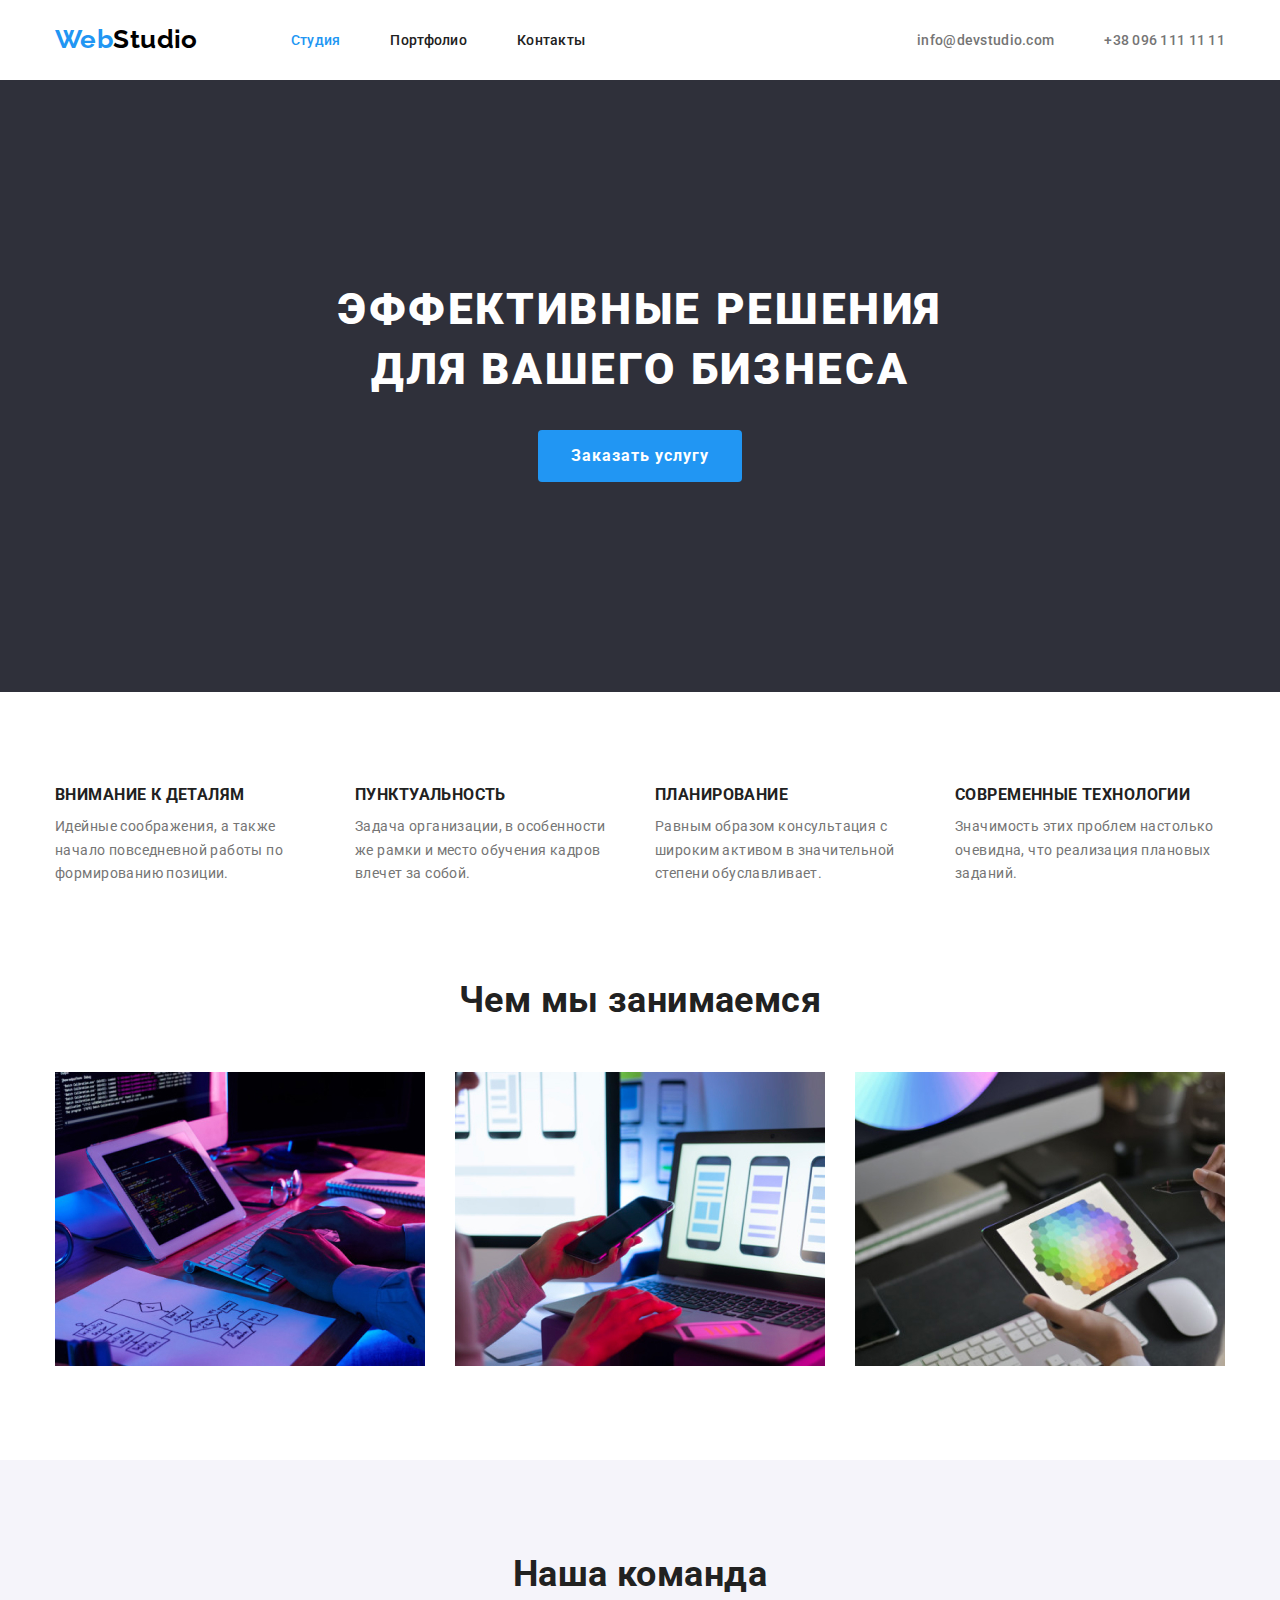
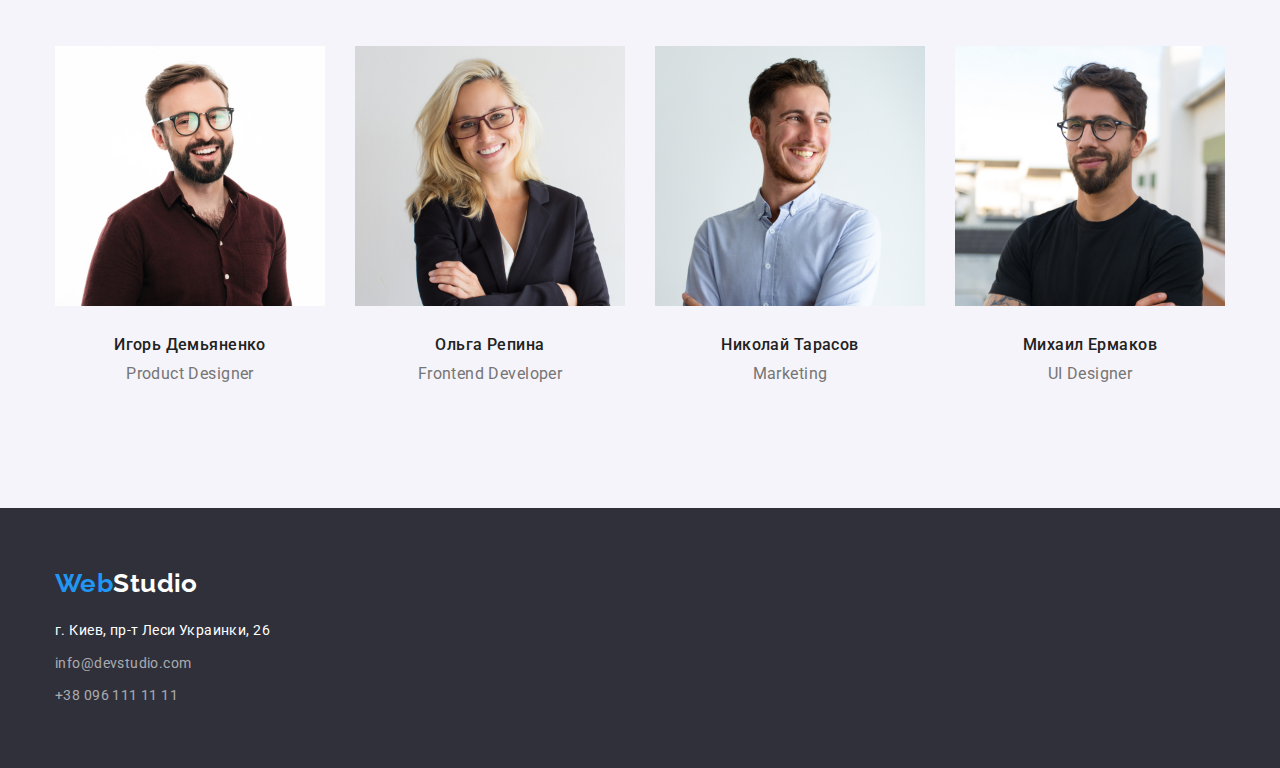
<file: index.html>
<!DOCTYPE html>
<html lang="ru">
<head>
    <meta charset="UTF-8">
    <meta name="viewport" content="width=device-width, initial-scale=1.0">
    <title>Web Studio1</title>
    <link rel="preconnect" href="https://fonts.gstatic.com">
    <link href="https://fonts.googleapis.com/css2?family=Raleway:wght@700&family=Roboto:wght@400;500;700;900&display=swap" rel="stylesheet">
    <link rel="stylesheet" href="https://cdnjs.cloudflare.com/ajax/libs/modern-normalize/1.0.0/modern-normalize.min.css">
    <link rel="stylesheet" href="./css/styles.css">
</head>
<body>
    <!--Шапка-->
    <header class="header">
        <!--Навигация-->
        <div class="container">
        <nav class="main-navigation">
        <a href="./index.html" lang="en" class="logo"> Web<span class="first-studio">Studio</span> </a>
       
        <ul class="site-nav list">
            <li class="nav-item"> <a href="./index.html" class="link current"> Студия </a> </li>
            <li class="nav-item"> <a href="./portfolio.html" class="link"> Портфолио </a> </li>
            <li class="nav-item"> <a href="/" class="link"> Контакты  </a> </li>
        </ul> 
        <!--Контакты-->
        <ul class="contacts list">
            <li class="item">
            <a href="mailto:info@devstudio.com" class="contact-link">info@devstudio.com</a>
            </li>

            <li class="item">
            <a href="tel:+380961111111" class="contact-link">+38 096 111 11 11</a>
            </li>
        </ul>
       </nav>
        </div>
        </header>
    </header>
    
    <!--Main info-->
    <main>
    <!--Hero (Первая секция)-->
         <section class="hero">
            <div class="container">
            <h1 class="hero-title">Эффективные решения <br> для вашего бизнеса</h1>

            <button type="button" class="order">Заказать услугу</button>
        </div>
        </section>

    <!--Вторая секция-->
    <section class="section feature">
        <div class="container">
        <h2 hidden>Вторая секция</h2>
        <ul class="feature-list list">
            <li class="item">
                <h3 class="feature-title">Внимание к деталям</h3>
                <p class="text">Идейные соображения, а также  начало повседневной работы по  формированию позиции.</p>
            </li>

            <li class="item">
                <h3 class="feature-title">Пунктуальность</h3>
                <p class="text">Задача организации, в особенности же рамки и место обучения кадров влечет за собой.</p>
            </li>

            <li class="item">
                <h3 class="feature-title">Планирование</h3>
                <p class="text">Равным образом консультация с широким активом в значительной степени обуславливает.</p>
            </li>
            <li class="item">
                <h3 class="feature-title">Современные технологии</h3>
                <p class="text">Значимость этих проблем настолько очевидна, что реализация плановых заданий.</p>
            </li>
        </ul>
        </div>
        </section>
       
    <!--Третья секция-->
    <section class="section examples">
        <div class="container">
        <h2 class="section-title examples">Чем мы занимаемся</h2>
       <ul class="examples-jpg list">
           <li class="item"><img src="./images/img1.jpg" width="370" height="294" alt="Пишу на клавиатуре"></li>
           <li class="item"><img src="./images/img2.jpg" width="370" height="294" alt="Сравниваю телефоны"></li>
           <li class="item"><img src="./images/img3.jpg" width="370" height="294" alt="Выбираю оттенок на планшете"></li>
       </ul>
        </div>
    </section>
   

    <!--Четвертая секция-->
    <section class="section-team">
        <div class="container">
        <h2 class="section-title team">Наша команда</h2>
        <ul class="team-list list">
            <li class="item">
                <img src="./images/human1.jpg" width= "270" height="260" alt="Игорь Демьяненко">
                <h3 class="name">Игорь Демьяненко</h3>
                <p lang="en" class="position">Product Designer</p>
            </li>
            <li class="item">
                <img src="./images/human2.jpg" width= "270" height="260" alt="Ольга Репина">
                <h3 class="name">Ольга Репина</h3>
                <p lang="en" class="position">Frontend Developer</p>
            </li>
            <li class="item">
                <img src="./images/human3.jpg" width= "270" height="260" alt="Николай Тарасов">
                <h3 class="name">Николай Тарасов</h3>
                <p lang="en" class="position">Marketing</p>
            </li>
            <li class="item">
                <img src="./images/human4.jpg" width= "270" height="260" alt="Михаил Ермаков">
                <h3 class="name">Михаил Ермаков</h3>
                <p lang="en" class="position">UI Designer</p>
            </li>
        </ul>
        </div>
    </section>
    </main>
    
        <footer>
            <section class="section">
            <div class="container footer">
            <a href="#" lang="en" class="logo secondary"> Web<span class="second-studio">Studio</span></a>
      
        <address>
        <ul class="address-list list">
            <li class="address-text item">
            г. Киев, пр-т Леси Украинки, 26
            </li>
            <li class="item">
                <a href="mailto:info@devstudio.com" class="address-link">info@devstudio.com</a>
            </li>
            <li class="item">
                <a href="tel:+380961111111" class="address-link">+38 096 111 11 11</a>
            </li>
        </ul>
      </address>
    </div>
</section>
        </footer>
</body>
</html>
</file>
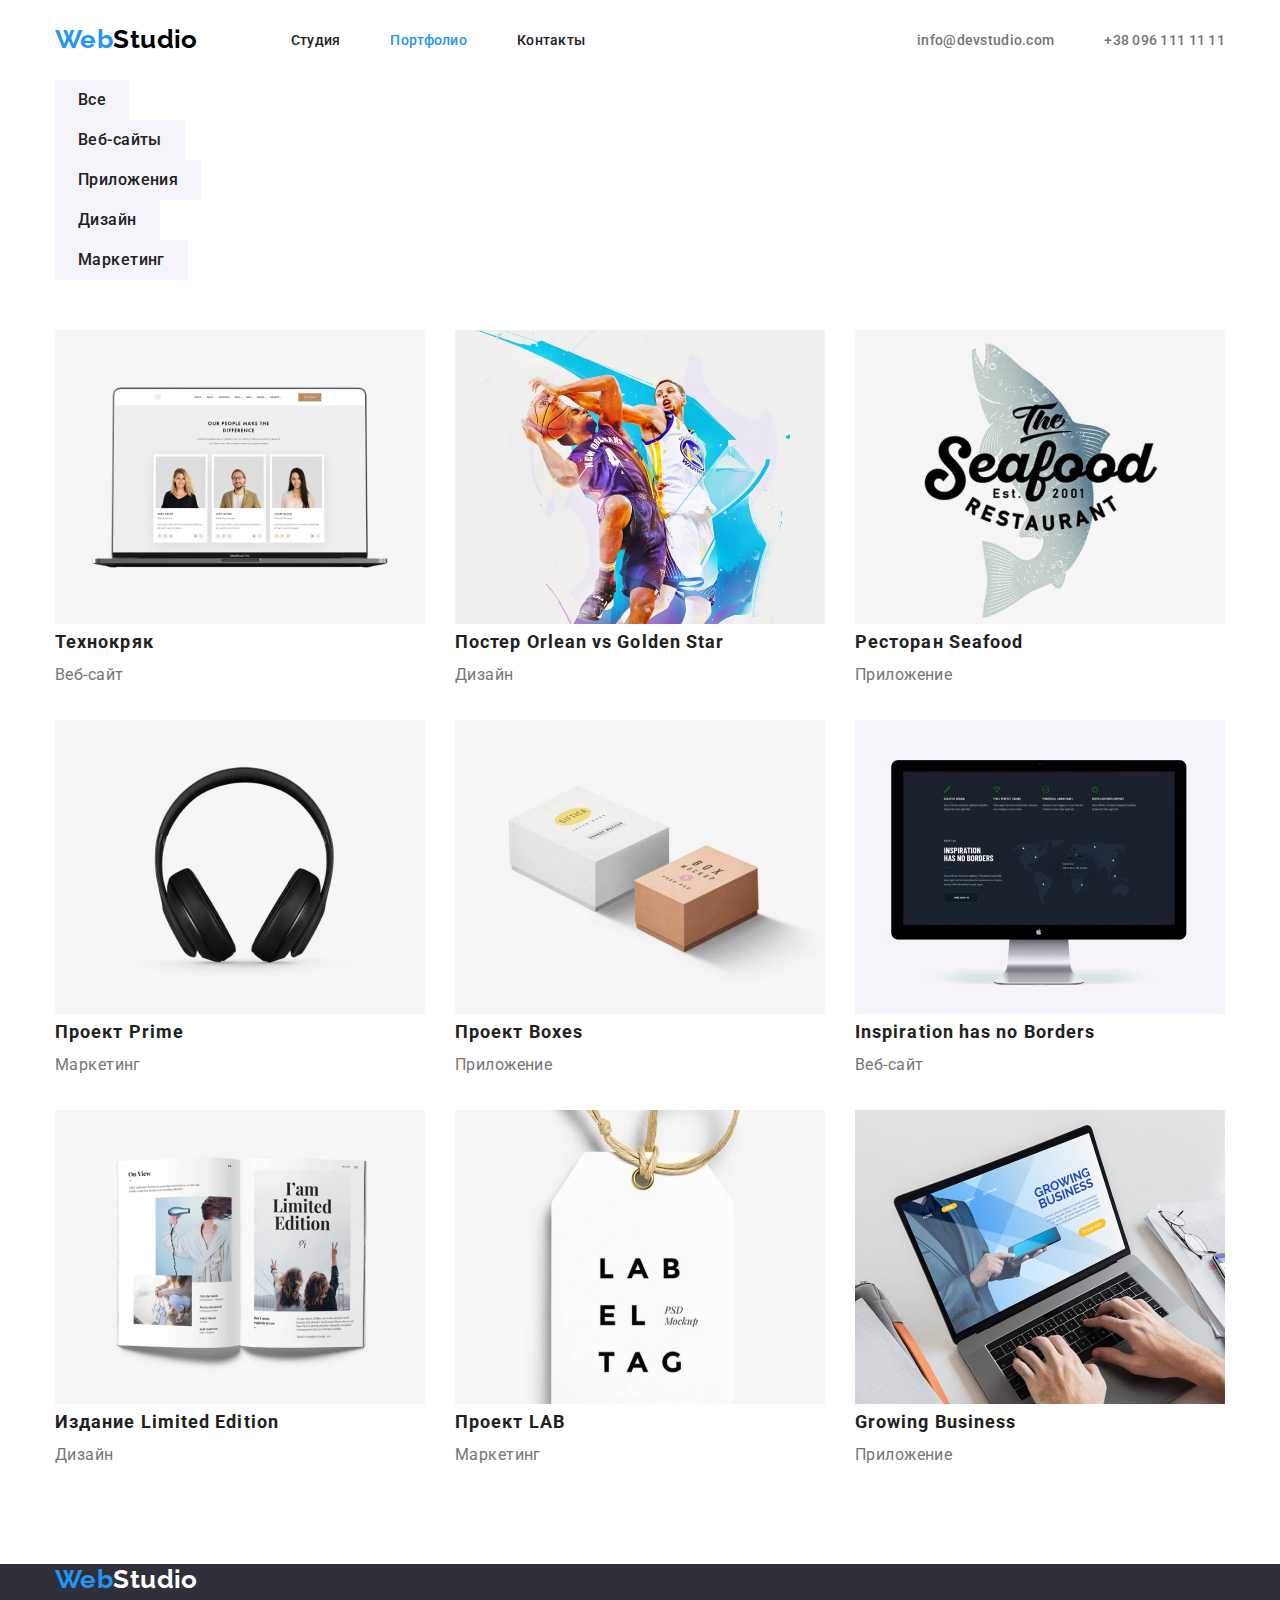
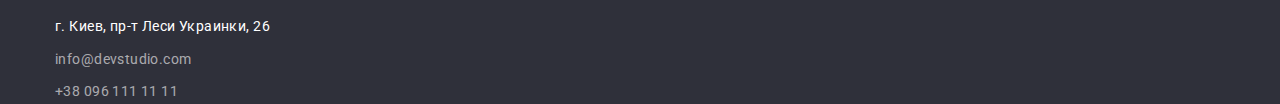
<file: portfolio.html>
<!DOCTYPE html>
<html lang="ru">
<head>
    <meta charset="UTF-8">
    <meta name="viewport" content="width=device-width, initial-scale=1.0">
    <title>Web Studio1</title>
    <link rel="preconnect" href="https://fonts.gstatic.com">
    <link href="https://fonts.googleapis.com/css2?family=Raleway:wght@700&family=Roboto:wght@400;500;700;900&display=swap" rel="stylesheet">
    <link rel="stylesheet" href="https://cdnjs.cloudflare.com/ajax/libs/modern-normalize/1.0.0/modern-normalize.min.css">
    <link rel="stylesheet" href="./css/styles.css">
</head>
<body>
    <!--Шапка-->
    <header class="header">
        <div class="container">
        <!--Навигация-->
        <nav class="main-navigation">
        <a href="./index.html" lang="en" class="logo"> Web<span class="first-studio">Studio</span> </a>
       
        <ul class="site-nav list">
            <li class="nav-item"> <a href="./index.html" class="link"> Студия </a> </li>
            <li class="nav-item"> <a href="./portfolio.html" class="link current"> Портфолио </a> </li>
            <li class="nav-item"> <a href="/" class="link"> Контакты  </a> </li>
        </ul>
        <!--Контакты-->
        <ul class="contacts list">
            <li class="item">
            <a href="mailto:info@devstudio.com" class="contact-link">info@devstudio.com</a>
            </li>

            <li class="item">
            <a href="tel:+380961111111" class="contact-link">+38 096 111 11 11</a>
            </li>
        </ul>
    </nav>
    </div>
    </header>
    
    <!--Main info-->
    <main> 
 <!-- Секция со списком радио кнопок и карточками -->
 <section>
    <div class="container">
     <h1 hidden>Портфолио</h2>
 <ul class="radio-buttons list">
  <li><button type="button" class="button">Все </button></li>
  <li><button type="button" class="button">Веб-сайты </button></li>
  <li><button type="button" class="button">Приложения</button></li>
  <li><button type="button" class="button">Дизайн</button></li>
  <li><button type="button" class="button">Маркетинг</button></li>
 </ul>
</div>

<!-- Карточки -->
<div class="container">
<ul class="projects list">
    <li class="item">
        <a href="" class="project-link">
        <img src="./images/project1.jpg" width="370" height="294" alt="Люди на компьютере">
        <h2>Технокряк</h2>
        <p>Веб-сайт</p>
        </a>
    </li>
    <li class="item">
        <a href="" class="project-link">
        <img src="./images/project2.jpg" width="370" height="294" alt="Баскетбольная команда">
        <h2>Постер <span lang="en"> Orlean vs Golden Star</span></h2>
        <p>Дизайн</p>
        </a>
    </li>
    <li class="item">
        <a href="" class="project-link">
        <img src="./images/project3.jpg" width="370" height="294" alt="Логотип ресторана море продуктов">
        <h2>Ресторан <span lang="en">Seafood</span></h2>
        <p>Приложение</p>
        </a>
    </li>
    <li class="item">
        <a href="" class="project-link">
        <img src="./images/project4.jpg" width="370" height="294" alt="Наушники">
        <h2>Проект <span lang="en">Prime</span></h2>
        <p>Маркетинг</p>
        </a>
    </li>
    <li class="item">
        <a href="" class="project-link">
        <img src="./images/project5.jpg" width="370" height="294" alt="Коробки">
        <h2>Проект <span lang="en">Boxes</span></h2>
        <p>Приложение</p>
        </a>
    </li>
    <li class="item">
        <a href="" class="project-link">
        <img src="./images/project6.jpg" width="370" height="294" alt="Монитор">
        <h2><span lang="en">Inspiration has no Borders</span></h2>
        <p>Веб-сайт</p>
        </a>
    </li>
    <li class="item">
        <a href="" class="project-link">
        <img src="./images/project7.jpg" width="370" height="294" alt="Журнал">
        <h2>Издание <span lang="en">Limited Edition</span></h2>
        <p>Дизайн</p>
        </a>
    </li>
    <li class="item">
        <a href="" class="project-link">
        <img src="./images/project8.jpg" width="370" height="294" alt="Бирка">
        <h2>Проект <span lang="en">LAB</span></h2>
        <p>Маркетинг</p>
        </a>
    </li>
    <li class="item">
        <a href="" class="project-link">
        <img src="./images/project9.jpg" width="370" height="294" alt="Работа на ноутбуке">
        <h2><span lang="en">Growing Business</span></h2>
        <p>Приложение</p>
        </a>
    </li>
</ul>
</div>
</section>
</main>

    <footer>
        <section class="section footer">
        <div class="container">
        <a href="#" lang="en" class="logo secondary"> Web<span class="second-studio">Studio</span></a>
  
    <address>
    <ul class="address-list list">
        <li class="address-text item">
        г. Киев, пр-т Леси Украинки, 26
        </li>
        <li class="item">
            <a href="mailto:info@devstudio.com" class="address-link">info@devstudio.com</a>
        </li>
        <li class="item">
            <a href="tel:+380961111111" class="address-link">+38 096 111 11 11</a>
        </li>
    </ul>
  </address>
    </div>
</section>
    </footer>
</body>
</html>
</file>
<file: css/styles.css>
/* Цвет основного текста #757575 */
/* Вторичный цвет текста #212121 */
/* Белый #FFFFFF */
/* Акцент #2196F3 */

/* Доп цвет для лого #000000 */
/* Цвет ссылок для адреса  rgba(255, 255, 255, 60%) */
/* Вторичный цвет фона 2F303A*/
/* Цвет фона в секции команды F5F4FA*/

html {
    box-sizing: border-box;
}

*,
*::before,
*::after {
    box-sizing: inherit;
}

:root {
--primary-text-color: #757575;
--title-text-color: #212121;
--accent-color: #2196F3;
--white-color: #ffffff;
--dark-blue-color: #2F303A;
--studio-black-color: #000000;
--transparent-white-color: rgba(255, 255, 255, 60%);
--team-bcg-color: #f5f4fa;
}


body {
    margin: 0;
    color: var(--primary-text-color);
    
    font-family: Roboto, sans-serif;
    letter-spacing: 0.03em;
    font-size: 14px;
    font-weight: 700;
}

/* базовый сброс */
h1,
h2,
h3,
h4,
h5,
h6,
p {
    margin: 0;
}

ul,
ol {
    margin: 0;
    padding: 0;
}

img {
    display: block;
}

.container {
    margin-left: auto;
    margin-right: auto;
    width: 1200px;
    padding-left: 15px;
    padding-right: 15px;
}

/* - Точки у списка */
.list {
    list-style: none;
}

.main-navigation {
    display: flex;
    align-items: center;
}

.main-navigation .logo {
    padding-top: 24px;
    padding-bottom: 25px;
}

/* site nav */
.site-nav .link {
    display: block;
    padding-top: 32px;
    padding-bottom: 32px;

    color: var(--title-text-color);

    text-decoration: none;
}
.site-nav .link:hover,
.site-nav .link:focus {
    color: var(--accent-color);
}

.site-nav .link.current {
    color: var(--accent-color);
}
 .site-nav {
    display: flex;
    margin-left: 93px;

    font-weight: 500;
    line-height: 1.17;
    letter-spacing: 0.02em;
 }
 .nav-item {
    margin-right: 50px;
 }

 .nav-item:last-child {
     margin-right: 0;
 }


/* Hero */
.hero {
    padding-top: 200px;
    padding-bottom: 210px;
    text-align: center;
}


.hero-title {
    margin-bottom: 30px;
    color: var(--white-color);

    font-weight: 900;
    font-size: 44px;
    line-height: 1.36;
    letter-spacing: 0.06em;
    text-transform: uppercase;
}



/* Black section title */
.section-title {
    margin-bottom: 50px;
    align-items: center;
    color: var(--title-text-color);

    font-size: 36px;
    line-height: 1.16;
    text-align: center;
}


/* Features */

.feature-list {
    display: flex;
}

.feature-list .item {
    width: 270px;
    margin-right: 30px;
}

.feature-list .item:last-child {
    margin-right: 0;
}

.feature-title {
    margin-bottom: 10px;
    color: var(--title-text-color);

    line-height: 1.14;
    text-transform: uppercase;
}

.feature-list .text {
    font-weight: 400;
    line-height: 1.71;
}

.section.feature {
    padding-top: 94px;
    padding-bottom: 94px;
}
 /* Примеры работ */

 .section.examples {
    padding-bottom: 94px;
}

.examples-jpg {
    display: flex;
}

.examples-jpg .item {
    margin-right: 30px;
}

.examples-jpg .item:last-child {
    margin-right: 0;
}

/* Examples с именами команд*/
.team-list {
    display: flex;
    text-align: center;
}
.section-team .container{
    padding-top: 94px;
    padding-bottom: 94px;
}

.team-list .item {
    margin-right: 30px;
}

.team-list .item:last-child {
    margin-right: 0;
}

.team-list .name {
    margin-top: 30px;
    margin-bottom: 10px;
    color: var(--title-text-color);

    font-weight: 500;
    font-size: 16px;
    line-height: 1.18;
}

.team-list .position {
    padding-bottom: 30px;
    font-weight: 400;
    font-size: 16px;
    line-height: 1.18;
}

/* Button */
.hero .order {
    display: inline-block;
    text-align: center;
    color: var(--white-color);
    background-color: var(--accent-color);

    font-size: 16px;
    line-height: 1.87;
    letter-spacing: 0.06em;
    font-family: inherit;
    font-weight: inherit;

    border-radius: 4px;
    padding:  10px 32px;
    min-width: 200px;
    border: 1px solid transparent;
}
.hero .order:hover,
.hero .order:focus {
    cursor: pointer;
}


/* Логотипы */
.logo {
    display: inline-block;
    color: var(--accent-color);

    font-family: Raleway, sans-serif;
    font-size: 26px;
    line-height: 1.19;
    text-decoration: none;
    
}
.first-studio {
    color: var(--studio-black-color);
}
.second-studio {
    color: var(--white-color);
}

.container .logo.secondary {
    margin-bottom: 20px;
}


/* Контакты в шапке */

.contacts.list {
    display: flex;
    margin-left: auto;
}

.contacts .item + .item {
margin-left: 50px;
}


.contacts .contact-link {
    padding-top: 32px;
    padding-bottom: 32px;

    color: var(--primary-text-color);

    font-weight: 500;
    line-height: 1.14;
    letter-spacing: 0.02em;
    text-decoration: none;
    
}
.contacts .contact-link:hover,
.contacts .contact-link:focus {
    color: var(--accent-color);
}

/* Футер */

.address-text {
    color: var(--white-color);
}
.address-link {
    color: var(--transparent-white-color);
    text-decoration: none;
}
.address-text,
.address-link {
    font-weight: 400;
    font-size: 14px;
    line-height: 1.71;
    font-style: normal;
}

.address-list .item:nth-child(-n + 2) {
    margin-bottom: 9px;
}

.section .footer {
    padding-top: 60px;
    padding-bottom: 60px;
}

/* Фон */
footer,
.hero {
 background-color: var(--dark-blue-color);
}

.section-team {
    background-color: var(--team-bcg-color);
}


/* КНОПКИ В ПОРТФОЛИО */
.radio-buttons .button {
    display: inline-block;
    color: var(--title-text-color);
    background-color: var(--team-bcg-color);

    font-weight: 500;
    font-size: 16px;
    line-height: 1.62;
    font-family: inherit;
    letter-spacing: inherit;

    border-radius: 4px;
    padding: 6px 22px;
    border: 1px solid transparent;
}
.radio-buttons .button:hover,
.radio-buttons .button:focus {
    color: var(--white-color);
    background-color: var(--accent-color);
    cursor: pointer;
}

/* ПРОЭКТЫ В ПОРТФОЛИО */

.projects.list {
    display: flex;
    flex-wrap: wrap;

}

.projects .item {
    width: 370px;
    margin-right: 30px;
    margin-bottom: 30px;
}

.projects .item:nth-child(3n) {
    margin-right: 0;
}

.projects .item:nth-last-child(-n + 3) {
    margin-bottom: 94px;
}

.projects .item:nth-child(-n +3) {
    margin-top: 50px;
}


.projects h2 {
    color: var(--title-text-color);

    font-size: 18px;
    line-height: 2;
    letter-spacing: 0.06em;
}

.project-link {
    text-decoration: none;
    color: inherit;
}

.projects p {
    font-weight: 400;
    font-size: 16px;
    line-height: 1.87;
}
</file>
